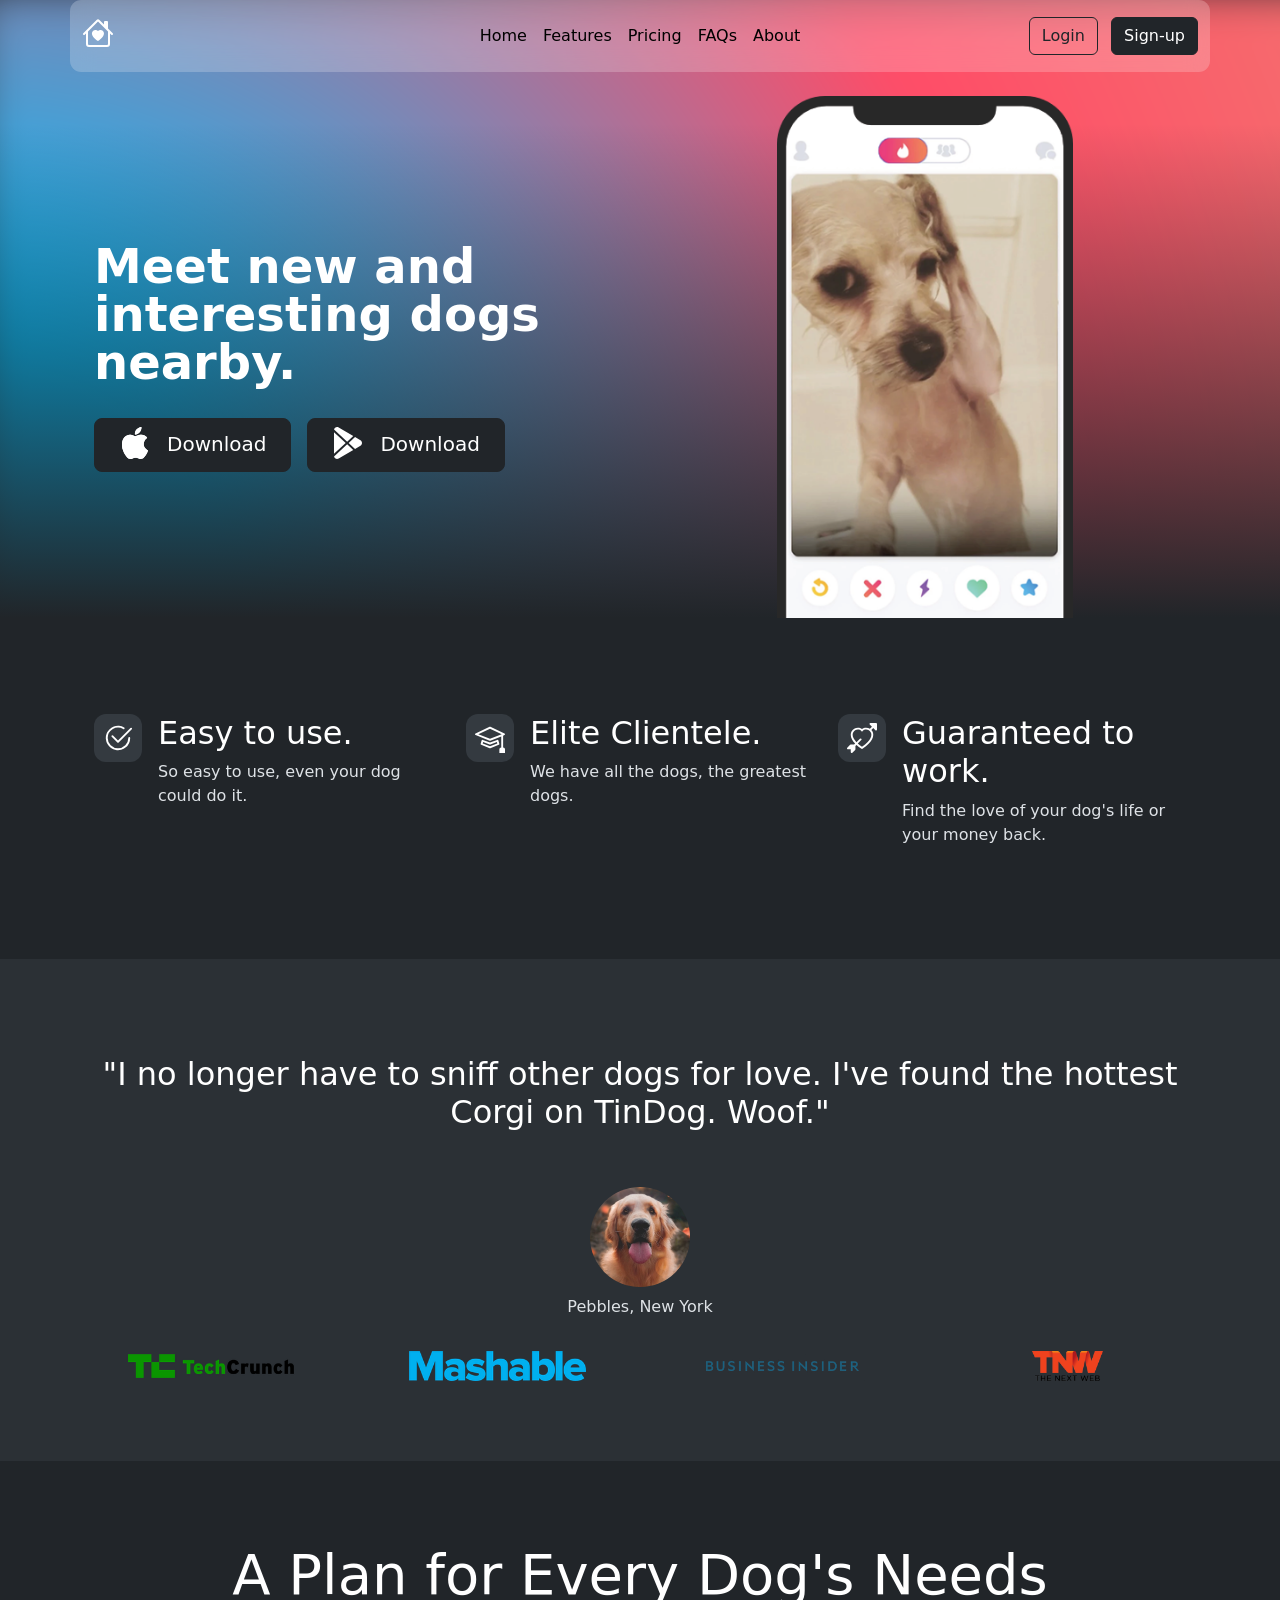
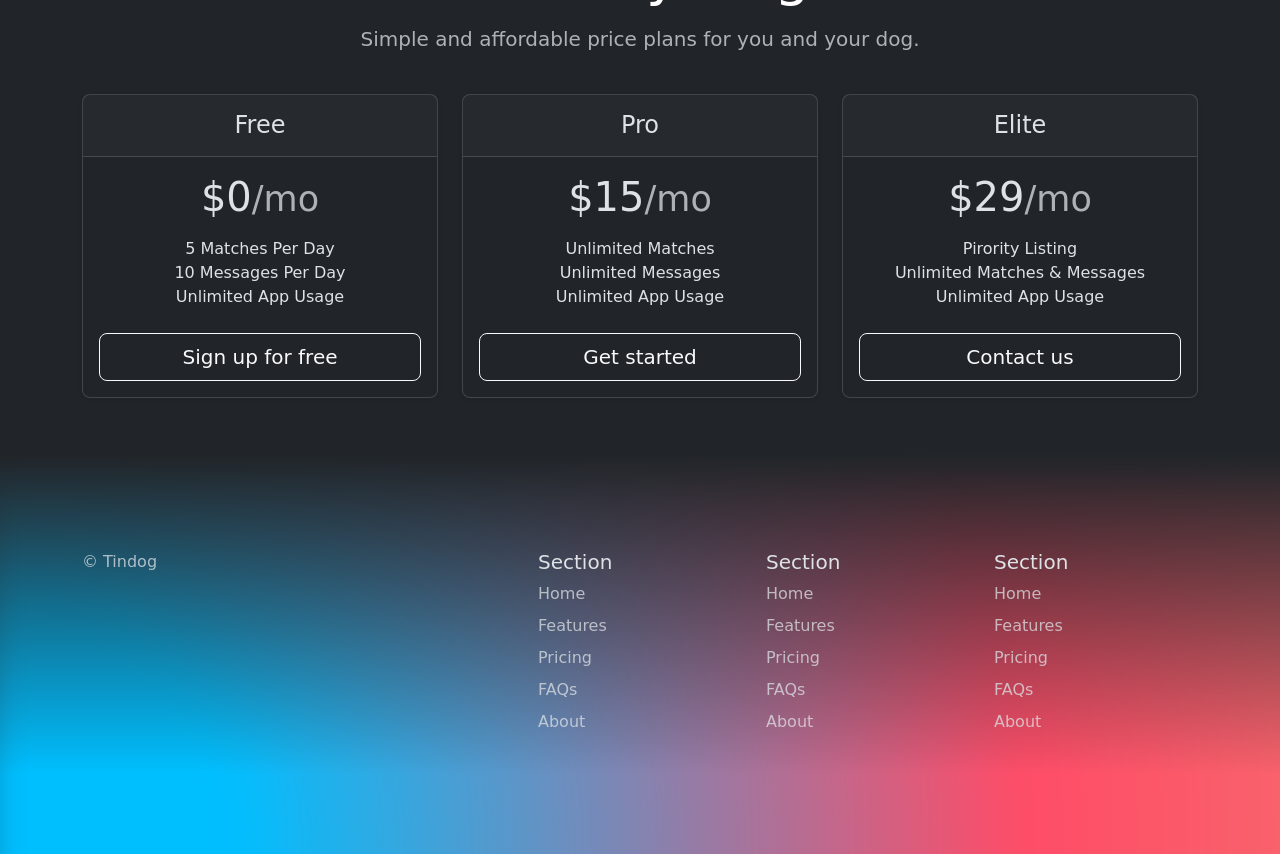
<file: index.html>
<!DOCTYPE html>
<html lang="en" data-bs-theme="dark">

<head>
  <meta charset="UTF-8">
  <meta name="viewport" content="width=device-width, initial-scale=1.0">
  <title>TinDog</title>
  <link href="https://cdn.jsdelivr.net/npm/bootstrap@5.3.8/dist/css/bootstrap.min.css" rel="stylesheet"
    integrity="sha384-sRIl4kxILFvY47J16cr9ZwB07vP4J8+LH7qKQnuqkuIAvNWLzeN8tE5YBujZqJLB" crossorigin="anonymous">
  <link rel="stylesheet" href="css/style.css">
  <script src="https://cdn.jsdelivr.net/npm/bootstrap@5.3.8/dist/js/bootstrap.bundle.min.js"
    integrity="sha384-FKyoEForCGlyvwx9Hj09JcYn3nv7wiPVlz7YYwJrWVcXK/BmnVDxM+D2scQbITxI"
    crossorigin="anonymous"></script>
</head>

<body>
  <!-- Header -->
  <div class="container mhc fixed-top bfblur">
    <header
      class="d-flex flex-wrap align-items-center justify-content-center justify-content-md-between py-3">
      <div class="col-md-3 mb-2 mb-md-0"> <a href="#" class="d-inline-flex link-body-emphasis text-decoration-none">
          <svg xmlns="http://www.w3.org/2000/svg" width="32" height="32" fill="currentColor" class="bi bi-house-heart"
            viewBox="0 0 16 16">
            <path d="M8 6.982C9.664 5.309 13.825 8.236 8 12 2.175 8.236 6.336 5.309 8 6.982" />
            <path
              d="M8.707 1.5a1 1 0 0 0-1.414 0L.646 8.146a.5.5 0 0 0 .708.707L2 8.207V13.5A1.5 1.5 0 0 0 3.5 15h9a1.5 1.5 0 0 0 1.5-1.5V8.207l.646.646a.5.5 0 0 0 .708-.707L13 5.793V2.5a.5.5 0 0 0-.5-.5h-1a.5.5 0 0 0-.5.5v1.293zM13 7.207V13.5a.5.5 0 0 1-.5.5h-9a.5.5 0 0 1-.5-.5V7.207l5-5z" />
          </svg> </a> </div>
      <ul class="nav col-12 col-md-auto mb-2 justify-content-center mb-md-0">
        <li><a href="#" class="nav-link px-2 text-black">Home</a></li>
        <li><a href="#features" class="nav-link px-2 text-black">Features</a></li>
        <li><a href="#pricing" class="nav-link px-2 text-black">Pricing</a></li>
        <li><a href="#" class="nav-link px-2 text-black">FAQs</a></li>
        <li><a href="#" class="nav-link px-2 text-black">About</a></li>
      </ul>
      <div class="col-md-3 text-end"> <button type="button" class="btn btn-outline-dark me-2">Login</button>
        <button type="button" class="btn btn-dark text-white btn-dark">Sign-up</button>
      </div>
    </header>
  </div>
  <!-- Title -->
  <section id="title">
    <div class="gradient-background pt-5 pt-md-0">
      <div class="container col-xxl-8 px-4 pt-5 mt-5 mt-md-0">
        <div class="row flex-lg-row-reverse align-items-center g-5 pt-5">
          <div class="col-10 col-sm-8 col-lg-6"> <img src="./images/iphone.png"
              class="d-block mx-lg-auto img-fluid dogpng" alt="Bootstrap Themes" loading="lazy"> </div>
          <div class="col-lg-6">
            <h1 class="display-5 fw-bold text-body-emphasis lh-1 mb-3">Meet new and interesting dogs nearby.</h1>
            <div class="d-grid gap-2 d-md-flex justify-content-md-start"> <button type="button"
                class="btn btn-dark btn-lg px-4 me-md-2 mt-3"><svg xmlns="http://www.w3.org/2000/svg"
                  fill="currentColor" class="bi bi-apple mb-1 inlogo" viewBox="0 0 16 16">
                  <path
                    d="M11.182.008C11.148-.03 9.923.023 8.857 1.18c-1.066 1.156-.902 2.482-.878 2.516.024.034 1.52.087 2.475-1.258.955-1.345.762-2.391.728-2.43Zm3.314 11.733c-.048-.096-2.325-1.234-2.113-3.422.212-2.189 1.675-2.789 1.698-2.854.023-.065-.597-.79-1.254-1.157a3.692 3.692 0 0 0-1.563-.434c-.108-.003-.483-.095-1.254.116-.508.139-1.653.589-1.968.607-.316.018-1.256-.522-2.267-.665-.647-.125-1.333.131-1.824.328-.49.196-1.422.754-2.074 2.237-.652 1.482-.311 3.83-.067 4.56.244.729.625 1.924 1.273 2.796.576.984 1.34 1.667 1.659 1.899.319.232 1.219.386 1.843.067.502-.308 1.408-.485 1.766-.472.357.013 1.061.154 1.782.539.571.197 1.111.115 1.652-.105.541-.221 1.324-1.059 2.238-2.758.347-.79.505-1.217.473-1.282Z" />
                  <path
                    d="M11.182.008C11.148-.03 9.923.023 8.857 1.18c-1.066 1.156-.902 2.482-.878 2.516.024.034 1.52.087 2.475-1.258.955-1.345.762-2.391.728-2.43Zm3.314 11.733c-.048-.096-2.325-1.234-2.113-3.422.212-2.189 1.675-2.789 1.698-2.854.023-.065-.597-.79-1.254-1.157a3.692 3.692 0 0 0-1.563-.434c-.108-.003-.483-.095-1.254.116-.508.139-1.653.589-1.968.607-.316.018-1.256-.522-2.267-.665-.647-.125-1.333.131-1.824.328-.49.196-1.422.754-2.074 2.237-.652 1.482-.311 3.83-.067 4.56.244.729.625 1.924 1.273 2.796.576.984 1.34 1.667 1.659 1.899.319.232 1.219.386 1.843.067.502-.308 1.408-.485 1.766-.472.357.013 1.061.154 1.782.539.571.197 1.111.115 1.652-.105.541-.221 1.324-1.059 2.238-2.758.347-.79.505-1.217.473-1.282Z" />
                </svg>Download</button> <button type="button" class="btn btn-dark btn-lg px-4 mt-3"><svg
                  xmlns="http://www.w3.org/2000/svg" fill="currentColor" class="bi bi-google-play mb-1 inlogo"
                  viewBox="0 0 16 16">
                  <path
                    d="M14.222 9.374c1.037-.61 1.037-2.137 0-2.748L11.528 5.04 8.32 8l3.207 2.96 2.694-1.586Zm-3.595 2.116L7.583 8.68 1.03 14.73c.201 1.029 1.36 1.61 2.303 1.055l7.294-4.295ZM1 13.396V2.603L6.846 8 1 13.396ZM1.03 1.27l6.553 6.05 3.044-2.81L3.333.215C2.39-.341 1.231.24 1.03 1.27Z" />
                </svg>Download</button> </div>
          </div>
        </div>
      </div>
    </div>
  </section>
  <!-- Features -->
  <section id="features">
    <div class="d-md-none spacer"></div>
    <div class="container px-4 py-5" id="hanging-icons">
      <div class="row g-4 py-5 row-cols-1 row-cols-lg-3">
        <div class="col d-flex align-items-start">
          <div
            class="icon-square text-body-emphasis bg-body-secondary d-inline-flex align-items-center justify-content-center fs-4 flex-shrink-0 me-3">
            <svg xmlns="http://www.w3.org/2000/svg" height="30" fill="currentColor" class="bi bi-check2-circle"
              viewBox="0 0 16 16">
              <path
                d="M2.5 8a5.5 5.5 0 0 1 8.25-4.764.5.5 0 0 0 .5-.866A6.5 6.5 0 1 0 14.5 8a.5.5 0 0 0-1 0 5.5 5.5 0 1 1-11 0z" />
              <path
                d="M15.354 3.354a.5.5 0 0 0-.708-.708L8 9.293 5.354 6.646a.5.5 0 1 0-.708.708l3 3a.5.5 0 0 0 .708 0l7-7z" />
            </svg>
          </div>
          <div>
            <h3 class="fs-2 text-body-emphasis">Easy to use.</h3>
            <p>So easy to use, even your dog could do it.</p>
          </div>
        </div>
        <div class="col d-flex align-items-start">
          <div
            class="icon-square text-body-emphasis bg-body-secondary d-inline-flex align-items-center justify-content-center fs-4 flex-shrink-0 me-3">
            <svg xmlns="http://www.w3.org/2000/svg" height="30" fill="currentColor" class="bi bi-mortarboard"
              viewBox="0 0 16 16">
              <path
                d="M8.211 2.047a.5.5 0 0 0-.422 0l-7.5 3.5a.5.5 0 0 0 .025.917l7.5 3a.5.5 0 0 0 .372 0L14 7.14V13a1 1 0 0 0-1 1v2h3v-2a1 1 0 0 0-1-1V6.739l.686-.275a.5.5 0 0 0 .025-.917l-7.5-3.5ZM8 8.46 1.758 5.965 8 3.052l6.242 2.913L8 8.46Z" />
              <path
                d="M4.176 9.032a.5.5 0 0 0-.656.327l-.5 1.7a.5.5 0 0 0 .294.605l4.5 1.8a.5.5 0 0 0 .372 0l4.5-1.8a.5.5 0 0 0 .294-.605l-.5-1.7a.5.5 0 0 0-.656-.327L8 10.466 4.176 9.032Zm-.068 1.873.22-.748 3.496 1.311a.5.5 0 0 0 .352 0l3.496-1.311.22.748L8 12.46l-3.892-1.556Z" />
            </svg>
          </div>
          <div>
            <h3 class="fs-2 text-body-emphasis">Elite Clientele.</h3>
            <p>We have all the dogs, the greatest dogs.</p>
          </div>
        </div>
        <div class="col d-flex align-items-start">
          <div
            class="icon-square text-body-emphasis bg-body-secondary d-inline-flex align-items-center justify-content-center fs-4 flex-shrink-0 me-3">
            <svg xmlns="http://www.w3.org/2000/svg" height="30" fill="currentColor" class="bi bi-arrow-through-heart"
              viewBox="0 0 16 16">
              <path fill-rule="evenodd"
                d="M2.854 15.854A.5.5 0 0 1 2 15.5V14H.5a.5.5 0 0 1-.354-.854l1.5-1.5A.5.5 0 0 1 2 11.5h1.793l.53-.53c-.771-.802-1.328-1.58-1.704-2.32-.798-1.575-.775-2.996-.213-4.092C3.426 2.565 6.18 1.809 8 3.233c1.25-.98 2.944-.928 4.212-.152L13.292 2 12.147.854A.5.5 0 0 1 12.5 0h3a.5.5 0 0 1 .5.5v3a.5.5 0 0 1-.854.354L14 2.707l-1.006 1.006c.236.248.44.531.6.845.562 1.096.585 2.517-.213 4.092-.793 1.563-2.395 3.288-5.105 5.08L8 13.912l-.276-.182a21.86 21.86 0 0 1-2.685-2.062l-.539.54V14a.5.5 0 0 1-.146.354l-1.5 1.5Zm2.893-4.894A20.419 20.419 0 0 0 8 12.71c2.456-1.666 3.827-3.207 4.489-4.512.679-1.34.607-2.42.215-3.185-.817-1.595-3.087-2.054-4.346-.761L8 4.62l-.358-.368c-1.259-1.293-3.53-.834-4.346.761-.392.766-.464 1.845.215 3.185.323.636.815 1.33 1.519 2.065l1.866-1.867a.5.5 0 1 1 .708.708L5.747 10.96Z" />
            </svg>
          </div>
          <div>
            <h3 class="fs-2 text-body-emphasis">Guaranteed to work.</h3>
            <p>Find the love of your dog's life or your money back.</p>
          </div>
        </div>
      </div>
    </div>
  </section>
  <!-- Testimonial -->
  <section id="testimonial">
      <div class="p-5 text-center bg-body-tertiary">
        <div class="container py-5 pb-0">
          <h2 class="text-body-emphasis">"I no longer have to sniff other dogs for love. I've found the hottest Corgi on
            TinDog. Woof."</h2>
          <img class="profile-img mt-5 mb-2" src="./images/dog-img.jpg" alt="Pebbles the dog">
          <p>Pebbles, New York</p>
          <div class="row mb-3">
            <img height="30px" class="col-lg-3 object-fit-contain my-3" src="./images/techcrunch.png"
              alt="Techcrunch logo">
            <img height="30px" class="col-lg-3 object-fit-contain my-3" src="./images/mashable.png" alt="Mashable logo">
            <img height="30px" class="col-lg-3 object-fit-contain my-3" src="./images/bizinsider.png"
              alt="Business Insider logo">
            <img height="30px" class="col-lg-3 object-fit-contain my-3" src="./images/tnw.png" alt="The Next Web logo">
          </div>
        </div>
      </div>
  </section>
  <!-- Pricing -->
  <section id="pricing">
    <div class="d-md-none spacer"></div>
    <div class="container py-3 pt-5">
      <header class="mt-3">
        <div class="pricing-header p-3 pb-md-4 mx-auto text-center">
          <h2 class="display-4 fw-normal text-body-emphasis">A Plan for Every Dog's Needs</h2>
          <p class="fs-5 text-body-secondary mt-3">Simple and affordable price plans for you and your dog.</p>
        </div>
      </header>
      <main>
        <div class="row row-cols-1 row-cols-md-3 mb-3 text-center">
          <div class="col">
            <div class="card mb-4 rounded-3 shadow-sm">
              <div class="card-header py-3">
                <h4 class="my-0 fw-normal">Free</h4>
              </div>
              <div class="card-body">
                <h1 class="card-title pricing-card-title">$0<small class="text-body-secondary fw-light">/mo</small></h1>
                <ul class="list-unstyled mt-3 mb-4">
                  <li>5 Matches Per Day</li>
                  <li>10 Messages Per Day</li>
                  <li>Unlimited App Usage</li>
                </ul> <button type="button" class="w-100 btn btn-lg btn-outline-light mt-md-4 mt-lg-0">Sign up for
                  free</button>
              </div>
            </div>
          </div>
          <div class="col">
            <div class="card mb-4 rounded-3 shadow-sm">
              <div class="card-header py-3">
                <h4 class="my-0 fw-normal">Pro</h4>
              </div>
              <div class="card-body">
                <h1 class="card-title pricing-card-title">$15<small class="text-body-secondary fw-light">/mo</small>
                </h1>
                <ul class="list-unstyled mt-3 mb-4">
                  <li>Unlimited Matches</li>
                  <li>Unlimited Messages</li>
                  <li>Unlimited App Usage</li>
                </ul> <button type="button" class="w-100 btn btn-lg btn-outline-light mt-md-4 mt-lg-0">Get started</button>
              </div>
            </div>
          </div>
          <div class="col">
            <div class="card mb-4 rounded-3 shadow-sm">
              <div class="card-header py-3">
                <h4 class="my-0 fw-normal">Elite</h4>
              </div>
              <div class="card-body">
                <h1 class="card-title pricing-card-title">$29<small class="text-body-secondary fw-light">/mo</small>
                </h1>
                <ul class="list-unstyled mt-3 mb-4">
                  <li>Pirority Listing</li>
                  <li>Unlimited Matches & Messages</li>
                  <li>Unlimited App Usage</li>
                </ul> <button type="button" class="w-100 btn btn-lg btn-outline-light">Contact us</button>
              </div>
            </div>
          </div>
        </div>
      </main>
    </div>
  </section>
  <!-- Footer -->
  <section id="footer">
    <div class="gradient-background">
      <div class="container">
        <footer class="row row-cols-1 row-cols-sm-2 row-cols-md-5 py-5 my-5">
          <div class="col mb-3">
            <p class="text-body-secondary">© Tindog</p>
          </div>
          <div class="col mb-3"></div>
          <div class="col mb-3">
            <h5>Section</h5>
            <ul class="nav flex-column">
              <li class="nav-item mb-2"><a href="#" class="nav-link p-0 text-body-secondary">Home</a></li>
              <li class="nav-item mb-2"><a href="#features" class="nav-link p-0 text-body-secondary">Features</a></li>
              <li class="nav-item mb-2"><a href="#pricing" class="nav-link p-0 text-body-secondary">Pricing</a></li>
              <li class="nav-item mb-2"><a href="#" class="nav-link p-0 text-body-secondary">FAQs</a></li>
              <li class="nav-item mb-2"><a href="#" class="nav-link p-0 text-body-secondary">About</a></li>
            </ul>
          </div>
          <div class="col mb-3">
            <h5>Section</h5>
            <ul class="nav flex-column">
              <li class="nav-item mb-2"><a href="#" class="nav-link p-0 text-body-secondary">Home</a></li>
              <li class="nav-item mb-2"><a href="#features" class="nav-link p-0 text-body-secondary">Features</a></li>
              <li class="nav-item mb-2"><a href="#pricing" class="nav-link p-0 text-body-secondary">Pricing</a></li>
              <li class="nav-item mb-2"><a href="#" class="nav-link p-0 text-body-secondary">FAQs</a></li>
              <li class="nav-item mb-2"><a href="#" class="nav-link p-0 text-body-secondary">About</a></li>
            </ul>
          </div>
          <div class="col mb-3">
            <h5>Section</h5>
            <ul class="nav flex-column">
              <li class="nav-item mb-2"><a href="#" class="nav-link p-0 text-body-secondary">Home</a></li>
              <li class="nav-item mb-2"><a href="#features" class="nav-link p-0 text-body-secondary">Features</a></li>
              <li class="nav-item mb-2"><a href="#pricing" class="nav-link p-0 text-body-secondary">Pricing</a></li>
              <li class="nav-item mb-2"><a href="#" class="nav-link p-0 text-body-secondary">FAQs</a></li>
              <li class="nav-item mb-2"><a href="#" class="nav-link p-0 text-body-secondary">About</a></li>
            </ul>
          </div>
        </footer>
      </div>
    </div>
  </section>
</body>

</html>
</file>
<file: css/style.css>
/* .gradient-background {
  background: linear-gradient(300deg, #00bfff, #ff4c68, #ef8172);
  background-size: 180% 180%;
  animation: gradient-animation 18s ease infinite;
  width: 100vw;
  height: 29vh;
}

@keyframes gradient-animation {
  0% {
    background-position: 0% 50%;
  }
  50% {
    background-position: 100% 50%;
  }
  100% {
    background-position: 0% 50%;
  }
} */

.bfblur {
  backdrop-filter: blur(11px);
  background: #ffffff36;
  border-radius: 0.7rem;
}

.gradient-background {
  position: relative;
  /* isolation: isolate; */
  overflow: hidden;
  /* height: fit-content; */
}

.gradient-background::before {
  content: "";
  position: absolute;
  inset: -100%;
  top: -2%;
  left: -2%;
  background:
    radial-gradient(circle at left, #00bfff 10%, #ff4c67 40%, #ef8172 65%, rgb(129, 52, 253) 100%);
  filter: blur(23px);
  z-index: -2;
  /* opacity: 0.9; */
  animation: aurora 19s cubic-bezier(0.7, 0, 0.3, 1) infinite alternate;
}

@keyframes aurora {
  0% {
    transform: translate(0%, 0%);
  }

  25% {
    transform: translate(-47%, -3%);
  }

  50% {
    transform: translate(-3%, -47%);
  }

  75% {
    transform: translate(-47%, -47%);
  }

  100% {
    transform: translate(0%, 0%);
  }
}

.gradient-background::after {
  content: "";
  position: absolute;
  background: linear-gradient(#0f172a00 20%, #212529);
  inset: 0;
  /* bottom: 0;
  left: 50%;
  transform: translate(-50%); */
  /* background:
    radial-gradient(circle at 50% 15%, #00bfff 11%, transparent 41%),
    radial-gradient(circle at 85% 85%, #ff4c68 13%, transparent 43%),
    radial-gradient(circle at 15% 85%, #ef8172 13%, transparent 43%);

  filter: blur(90px); */
  /* opacity: 0.9; */
  /* animation: aurora-reverse 29s ease-in-out infinite alternate; */
  z-index: -1;
}

/* @keyframes aurora-reverse {
  0% {
    transform: translate(0%, 0%) rotate(-45deg) scale(1);
  }

  50% {
    transform: translate(29%, -23%) rotate(-170deg) scale(0.7);
  }

  100% {
    transform: translate(-29%, -23%) rotate(60deg) scale(1.6);
  }
} */

.inlogo {
  display: inline;
  width: 2rem;
  height: 2rem;
  margin-right: 1rem;
}

.dogpng {
  width: 18.5rem;
}

.spacer {
  height: 6rem;
}

.icon-square {
  width: 3rem;
  height: 3rem;
  border-radius: 0.75rem;
}

.profile-img {
  height: 100px;
  border-radius: 50%;
}

#footer .gradient-background::before {
  animation: aurora 19s cubic-bezier(0.7, 0, 0.3, 1) infinite alternate-reverse;
}

#footer .gradient-background::after {
  background: linear-gradient(to top, #00000000 20%, #212529);
}

* {
  /* outline: 1px solid green; */
}
</file>
